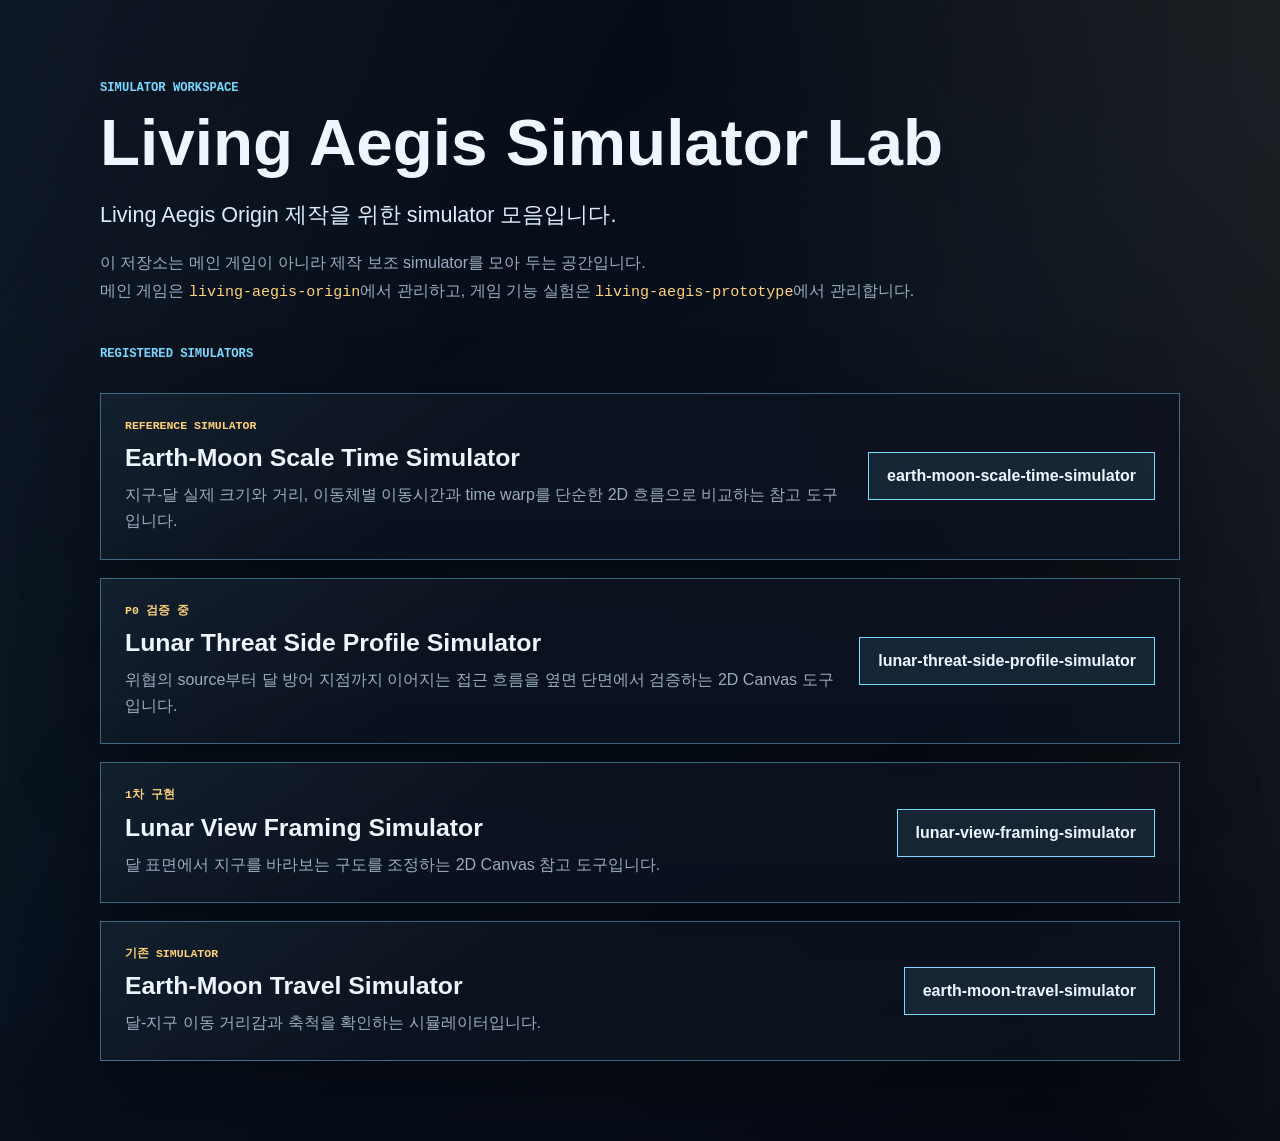
<file: index.html>
<!doctype html>
<html lang="en">
<head>
  <meta charset="utf-8">
  <meta name="viewport" content="width=device-width, initial-scale=1">
  <meta name="theme-color" content="#050812">
  <title>Living Aegis Simulator Lab</title>
  <link rel="stylesheet" href="./style.css">
</head>
<body>
  <main class="page-shell">
    <section class="intro" aria-labelledby="page-title">
      <p class="eyebrow">Simulator workspace</p>
      <h1 id="page-title">Living Aegis Simulator Lab</h1>
      <p class="lede">
        Living Aegis Origin 제작을 위한 simulator 모음입니다.
      </p>
      <p class="repo-note">
        이 저장소는 메인 게임이 아니라 제작 보조 simulator를 모아 두는 공간입니다.<br>
        메인 게임은 <code>living-aegis-origin</code>에서 관리하고, 게임 기능 실험은
        <code>living-aegis-prototype</code>에서 관리합니다.
      </p>
    </section>

    <section class="simulator-list" aria-label="Registered simulators">
      <div class="section-heading">
        <p class="eyebrow">Registered simulators</p>
      </div>

      <article class="simulator-card">
        <div>
          <p class="status-label">Reference simulator</p>
          <h3>Earth-Moon Scale Time Simulator</h3>
          <p>
            지구-달 실제 크기와 거리, 이동체별 이동시간과 time warp를 단순한 2D 흐름으로 비교하는 참고 도구입니다.
          </p>
        </div>
        <a class="launch-link" href="./earth-moon-scale-time-simulator/">
          earth-moon-scale-time-simulator
        </a>
      </article>

      <article class="simulator-card">
        <div>
          <p class="status-label">P0 검증 중</p>
          <h3>Lunar Threat Side Profile Simulator</h3>
          <p>
            위협의 source부터 달 방어 지점까지 이어지는 접근 흐름을 옆면 단면에서 검증하는 2D Canvas 도구입니다.
          </p>
        </div>
        <a class="launch-link" href="./lunar-threat-side-profile-simulator/">
          lunar-threat-side-profile-simulator
        </a>
      </article>

      <article class="simulator-card">
        <div>
          <p class="status-label">1차 구현</p>
          <h3>Lunar View Framing Simulator</h3>
          <p>
            달 표면에서 지구를 바라보는 구도를 조정하는 2D Canvas 참고 도구입니다.
          </p>
        </div>
        <a class="launch-link" href="./lunar-view-framing-simulator/">
          lunar-view-framing-simulator
        </a>
      </article>

      <article class="simulator-card">
        <div>
          <p class="status-label">기존 simulator</p>
          <h3>Earth-Moon Travel Simulator</h3>
          <p>
            달-지구 이동 거리감과 축척을 확인하는 시뮬레이터입니다.
          </p>
        </div>
        <a class="launch-link" href="./earth-moon-travel-simulator/">
          earth-moon-travel-simulator
        </a>
      </article>
    </section>
  </main>
</body>
</html>
</file>
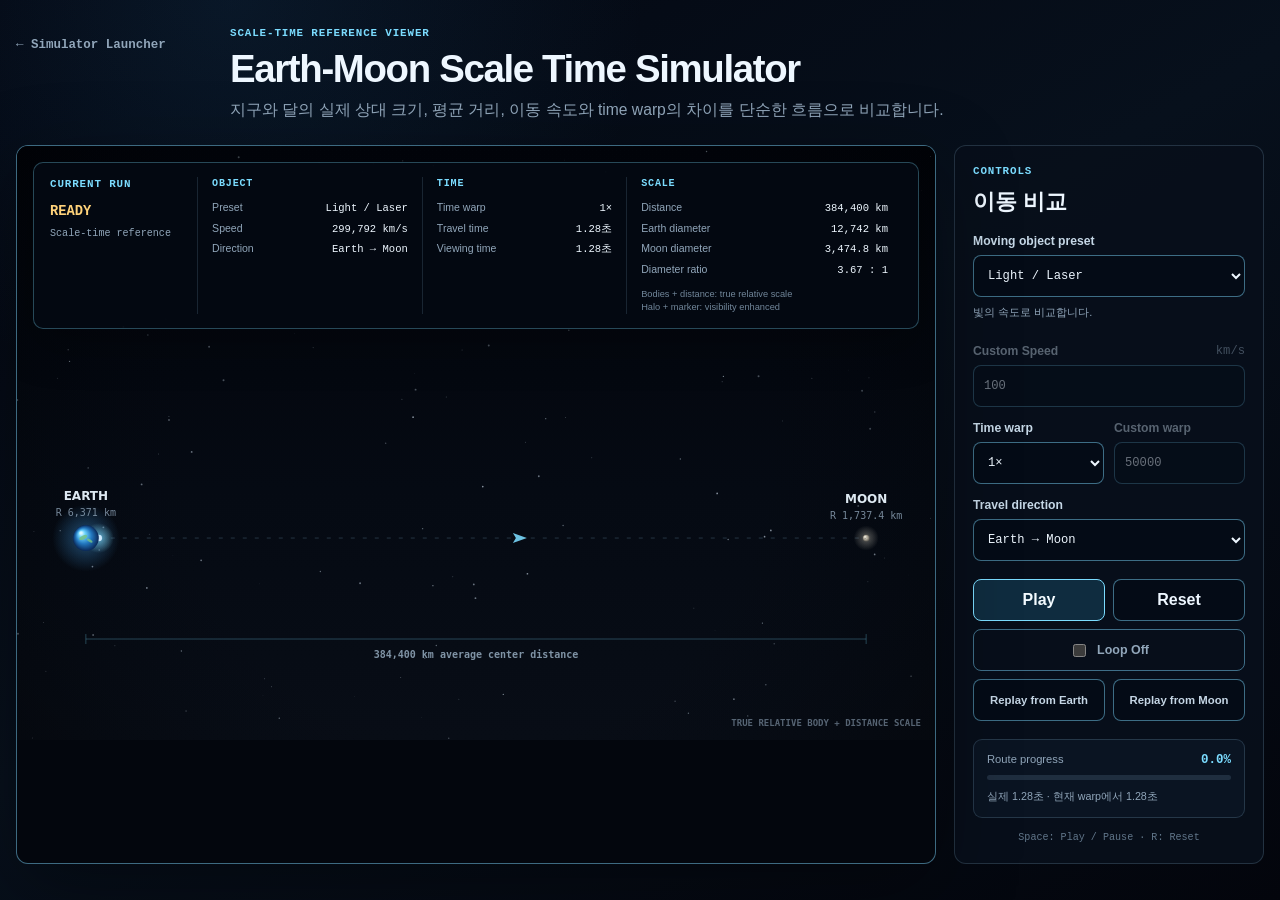
<file: earth-moon-scale-time-simulator/index.html>
<!doctype html>
<html lang="ko">
<head>
  <meta charset="utf-8">
  <meta name="viewport" content="width=device-width, initial-scale=1">
  <meta name="theme-color" content="#050812">
  <title>Earth-Moon Scale Time Simulator</title>
  <link rel="stylesheet" href="./style.css">
</head>
<body>
  <main class="app-shell">
    <header class="app-header">
      <a class="back-link" href="../index.html">← Simulator Launcher</a>
      <div class="title-group">
        <p class="eyebrow">Scale-time reference viewer</p>
        <h1>Earth-Moon Scale Time Simulator</h1>
        <p class="lede">지구와 달의 실제 상대 크기, 평균 거리, 이동 속도와 time warp의 차이를 단순한 흐름으로 비교합니다.</p>
      </div>
    </header>

    <section class="workspace" aria-label="Earth-Moon scale and time simulation">
      <div class="visual-panel">
        <canvas
          id="scale-canvas"
          width="1200"
          height="650"
          aria-label="실제 상대 축척으로 배치한 지구와 달 사이를 이동하는 물체의 2D 시각화"
        >지구-달 축척 시각화를 보려면 Canvas를 지원하는 브라우저가 필요합니다.</canvas>

        <section class="info-panel" aria-labelledby="info-title">
          <div class="run-summary">
            <p class="eyebrow" id="info-title">Current run</p>
            <strong class="run-state" id="run-state">Ready</strong>
            <span class="run-caption">Scale-time reference</span>
          </div>

          <div class="info-group">
            <p class="group-label">Object</p>
            <dl>
              <div><dt>Preset</dt><dd id="info-preset">Light / Laser</dd></div>
              <div><dt>Speed</dt><dd id="info-speed">299,792 km/s</dd></div>
              <div><dt>Direction</dt><dd id="info-direction">Earth → Moon</dd></div>
            </dl>
          </div>

          <div class="info-group">
            <p class="group-label">Time</p>
            <dl>
              <div><dt>Time warp</dt><dd id="info-warp">1×</dd></div>
              <div><dt>Travel time</dt><dd id="info-duration">1.28초</dd></div>
              <div><dt>Viewing time</dt><dd id="info-view-duration">1.28초</dd></div>
            </dl>
          </div>

          <div class="info-group scale-group">
            <p class="group-label">Scale</p>
            <dl>
              <div><dt>Distance</dt><dd>384,400 km</dd></div>
              <div><dt>Earth diameter</dt><dd>12,742 km</dd></div>
              <div><dt>Moon diameter</dt><dd>3,474.8 km</dd></div>
              <div><dt>Diameter ratio</dt><dd>3.67 : 1</dd></div>
            </dl>
            <p class="scale-note">Bodies + distance: true relative scale<br>Halo + marker: visibility enhanced</p>
          </div>
        </section>
      </div>

      <aside class="control-panel" aria-labelledby="controls-title">
        <div class="panel-heading">
          <p class="eyebrow">Controls</p>
          <h2 id="controls-title">이동 비교</h2>
        </div>

        <div class="control-group">
          <label for="preset-select">Moving object preset</label>
          <select id="preset-select">
            <option value="light">Light / Laser</option>
            <option value="near-light">Near-light Threat</option>
            <option value="fast-missile">Fast Missile</option>
            <option value="slow-projectile">Slow Projectile</option>
            <option value="crewed-spacecraft">Crewed Spacecraft</option>
            <option value="custom">Custom Speed</option>
          </select>
          <p class="control-hint" id="preset-note">빛의 속도로 비교합니다.</p>
        </div>

        <div class="control-group conditional-control" id="custom-speed-group" aria-disabled="true">
          <label for="custom-speed">Custom Speed <span>km/s</span></label>
          <input id="custom-speed" type="number" min="0.1" max="299792.458" step="0.1" value="100" disabled>
        </div>

        <div class="control-grid">
          <div class="control-group">
            <label for="warp-select">Time warp</label>
            <select id="warp-select">
              <option value="1">1×</option>
              <option value="10">10×</option>
              <option value="100">100×</option>
              <option value="1000">1,000×</option>
              <option value="10000">10,000×</option>
              <option value="custom">Custom</option>
            </select>
          </div>
          <div class="control-group conditional-control" id="custom-warp-group" aria-disabled="true">
            <label for="custom-warp">Custom warp</label>
            <input id="custom-warp" type="number" min="1" max="1000000" step="1" value="50000" disabled>
          </div>
        </div>

        <div class="control-group">
          <label for="direction-select">Travel direction</label>
          <select id="direction-select">
            <option value="earth-to-moon">Earth → Moon</option>
            <option value="moon-to-earth">Moon → Earth</option>
          </select>
        </div>

        <div class="transport-controls" aria-label="Playback controls">
          <button class="primary-button" id="play-button" type="button">Play</button>
          <button id="reset-button" type="button">Reset</button>
          <label class="loop-control" for="loop-toggle">
            <input id="loop-toggle" type="checkbox">
            <span id="loop-label">Loop Off</span>
          </label>
        </div>

        <div class="replay-controls" aria-label="Replay controls">
          <button id="replay-earth" type="button">Replay from Earth</button>
          <button id="replay-moon" type="button">Replay from Moon</button>
        </div>

        <div class="progress-block">
          <div class="progress-labels">
            <span>Route progress</span>
            <strong id="progress-label">0.0%</strong>
          </div>
          <div class="progress-track" role="progressbar" aria-label="Route progress" aria-valuemin="0" aria-valuemax="100" aria-valuenow="0" id="progress-track">
            <span id="progress-fill"></span>
          </div>
          <p id="view-time-summary">실제 1.28초 · 현재 warp에서 1.28초</p>
        </div>

        <p class="keyboard-note">Space: Play / Pause · R: Reset</p>
        <p class="sr-only" id="status-message" aria-live="polite">재생 준비</p>
      </aside>
    </section>
  </main>

  <script src="./script.js"></script>
</body>
</html>
</file>
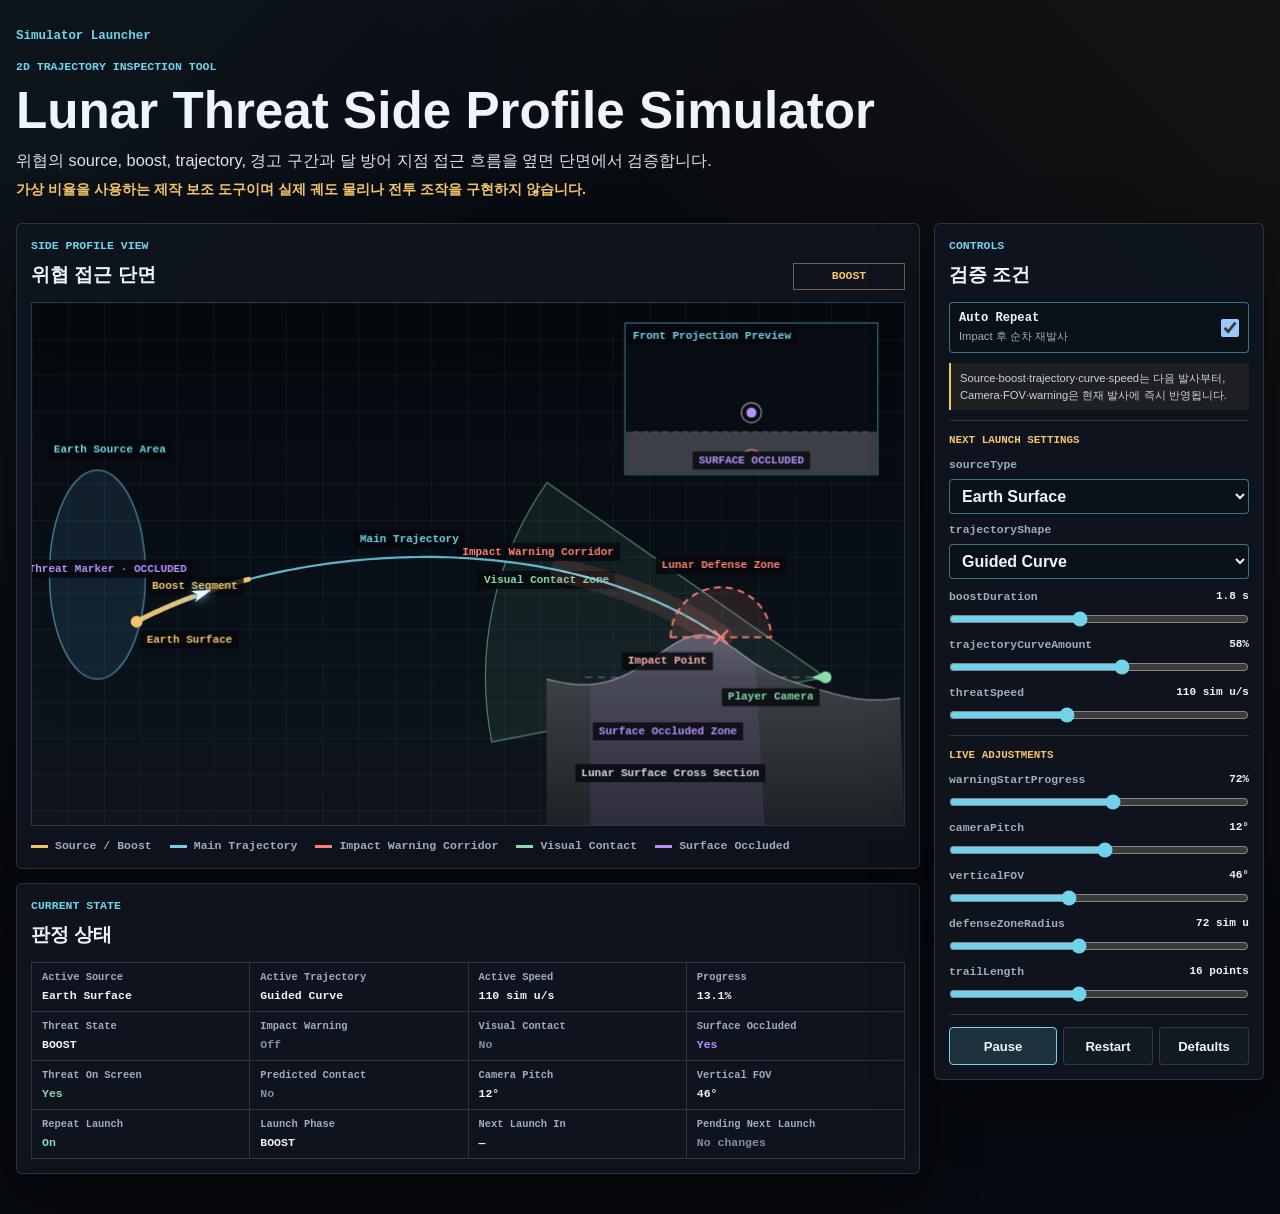
<file: lunar-threat-side-profile-simulator/index.html>
<!doctype html>
<html lang="ko">
<head>
  <meta charset="utf-8">
  <meta name="viewport" content="width=device-width, initial-scale=1">
  <meta name="theme-color" content="#070a10">
  <title>Lunar Threat Side Profile Simulator</title>
  <link rel="stylesheet" href="./style.css">
</head>
<body>
  <main class="app-shell">
    <header class="app-header">
      <a class="back-link" href="../index.html">Simulator Launcher</a>
      <div class="header-copy">
        <p class="eyebrow">2D trajectory inspection tool</p>
        <h1>Lunar Threat Side Profile Simulator</h1>
        <p class="lede">
          위협의 source, boost, trajectory, 경고 구간과 달 방어 지점 접근 흐름을 옆면 단면에서 검증합니다.
        </p>
        <p class="notice">
          가상 비율을 사용하는 제작 보조 도구이며 실제 궤도 물리나 전투 조작을 구현하지 않습니다.
        </p>
      </div>
    </header>

    <section class="workspace" aria-label="Lunar threat side profile workspace">
      <div class="visual-column">
        <section class="canvas-panel" aria-labelledby="diagram-title">
          <div class="panel-heading compact-heading">
            <div>
              <p class="eyebrow">Side profile view</p>
              <h2 id="diagram-title">위협 접근 단면</h2>
            </div>
            <span class="live-state" id="live-state">BOOST</span>
          </div>

          <canvas
            id="trajectory-canvas"
            width="1200"
            height="720"
            aria-label="지구 측 source에서 달 방어 지점까지 이어지는 위협 접근 단면과 정면 projection preview"
          ></canvas>

          <div class="visual-key" aria-label="Diagram legend">
            <span><i class="key-source"></i>Source / Boost</span>
            <span><i class="key-path"></i>Main Trajectory</span>
            <span><i class="key-warning"></i>Impact Warning Corridor</span>
            <span><i class="key-contact"></i>Visual Contact</span>
            <span><i class="key-occluded"></i>Surface Occluded</span>
          </div>
        </section>

        <section class="state-panel" aria-labelledby="state-title">
          <div class="panel-heading compact-heading">
            <div>
              <p class="eyebrow">Current state</p>
              <h2 id="state-title">판정 상태</h2>
            </div>
          </div>
          <dl class="state-grid">
            <div><dt>Active Source</dt><dd id="state-source">Earth Surface</dd></div>
            <div><dt>Active Trajectory</dt><dd id="state-shape">Guided Curve</dd></div>
            <div><dt>Active Speed</dt><dd id="state-speed">110 sim u/s</dd></div>
            <div><dt>Progress</dt><dd id="state-progress">0.0%</dd></div>
            <div><dt>Threat State</dt><dd id="state-threat">BOOST</dd></div>
            <div><dt>Impact Warning</dt><dd id="state-warning" data-tone="off">Off</dd></div>
            <div><dt>Visual Contact</dt><dd id="state-contact" data-tone="off">No</dd></div>
            <div><dt>Surface Occluded</dt><dd id="state-occluded" data-tone="off">No</dd></div>
            <div><dt>Threat On Screen</dt><dd id="state-screen" data-tone="off">No</dd></div>
            <div><dt>Predicted Contact</dt><dd id="state-predicted" data-tone="off">No</dd></div>
            <div><dt>Camera Pitch</dt><dd id="state-pitch">12°</dd></div>
            <div><dt>Vertical FOV</dt><dd id="state-fov">46°</dd></div>
            <div><dt>Repeat Launch</dt><dd id="state-repeat" data-tone="on">On</dd></div>
            <div><dt>Launch Phase</dt><dd id="state-phase">Boost</dd></div>
            <div><dt>Next Launch In</dt><dd id="state-next-launch">—</dd></div>
            <div><dt>Pending Next Launch</dt><dd id="state-pending" data-tone="off">No changes</dd></div>
          </dl>
        </section>
      </div>

      <aside class="control-panel" aria-labelledby="controls-title">
        <div class="panel-heading">
          <p class="eyebrow">Controls</p>
          <h2 id="controls-title">검증 조건</h2>
        </div>

        <label class="toggle-control" for="repeat-launch">
          <span>
            <strong>Auto Repeat</strong>
            <small>Impact 후 순차 재발사</small>
          </span>
          <input id="repeat-launch" type="checkbox" checked>
        </label>

        <p class="application-note">
          Source·boost·trajectory·curve·speed는 다음 발사부터, Camera·FOV·warning은 현재 발사에 즉시 반영됩니다.
        </p>

        <div class="control-section next-launch-section">
          <p class="control-group-label">Next launch settings</p>

          <div class="select-grid">
            <label class="select-control next-launch-control" for="source-type">
              <span>sourceType</span>
              <select id="source-type">
                <option value="earth">Earth Surface</option>
                <option value="orbital">Orbital</option>
                <option value="test">Test Source</option>
              </select>
            </label>

            <label class="select-control next-launch-control" for="trajectory-shape">
              <span>trajectoryShape</span>
              <select id="trajectory-shape">
                <option value="straight">Straight</option>
                <option value="arc">Arc</option>
                <option value="guided" selected>Guided Curve</option>
              </select>
            </label>
          </div>

          <label class="range-control next-launch-control" for="boost-duration">
            <span>boostDuration</span><output id="boost-duration-value">1.8 s</output>
            <input id="boost-duration" type="range" min="0.5" max="3.5" step="0.1" value="1.8">
          </label>

          <label class="range-control next-launch-control" for="curve-amount">
            <span>trajectoryCurveAmount</span><output id="curve-amount-value">58%</output>
            <input id="curve-amount" type="range" min="0" max="100" step="1" value="58">
          </label>

          <label class="range-control next-launch-control" for="threat-speed">
            <span>threatSpeed</span><output id="threat-speed-value">110 sim u/s</output>
            <input id="threat-speed" type="range" min="40" max="220" step="5" value="110">
          </label>
        </div>

        <div class="control-section live-section">
          <p class="control-group-label">Live adjustments</p>

          <label class="range-control" for="warning-progress">
            <span>warningStartProgress</span><output id="warning-progress-value">72%</output>
            <input id="warning-progress" type="range" min="50" max="90" step="1" value="72">
          </label>

          <label class="range-control" for="camera-pitch">
            <span>cameraPitch</span><output id="camera-pitch-value">12°</output>
            <input id="camera-pitch" type="range" min="-12" max="34" step="1" value="12">
          </label>

          <label class="range-control" for="vertical-fov">
            <span>verticalFOV</span><output id="vertical-fov-value">46°</output>
            <input id="vertical-fov" type="range" min="24" max="80" step="2" value="46">
          </label>

          <label class="range-control" for="defense-radius">
            <span>defenseZoneRadius</span><output id="defense-radius-value">72 sim u</output>
            <input id="defense-radius" type="range" min="36" max="120" step="2" value="72">
          </label>

          <label class="range-control" for="trail-length">
            <span>trailLength</span><output id="trail-length-value">16 points</output>
            <input id="trail-length" type="range" min="4" max="32" step="1" value="16">
          </label>
        </div>

        <div class="actions">
          <button class="primary-button" id="play-toggle" type="button">Pause</button>
          <button class="secondary-button" id="restart-button" type="button">Restart</button>
          <button class="secondary-button" id="defaults-button" type="button">Defaults</button>
        </div>
      </aside>
    </section>
  </main>

  <script src="./script.js"></script>
</body>
</html>
</file>
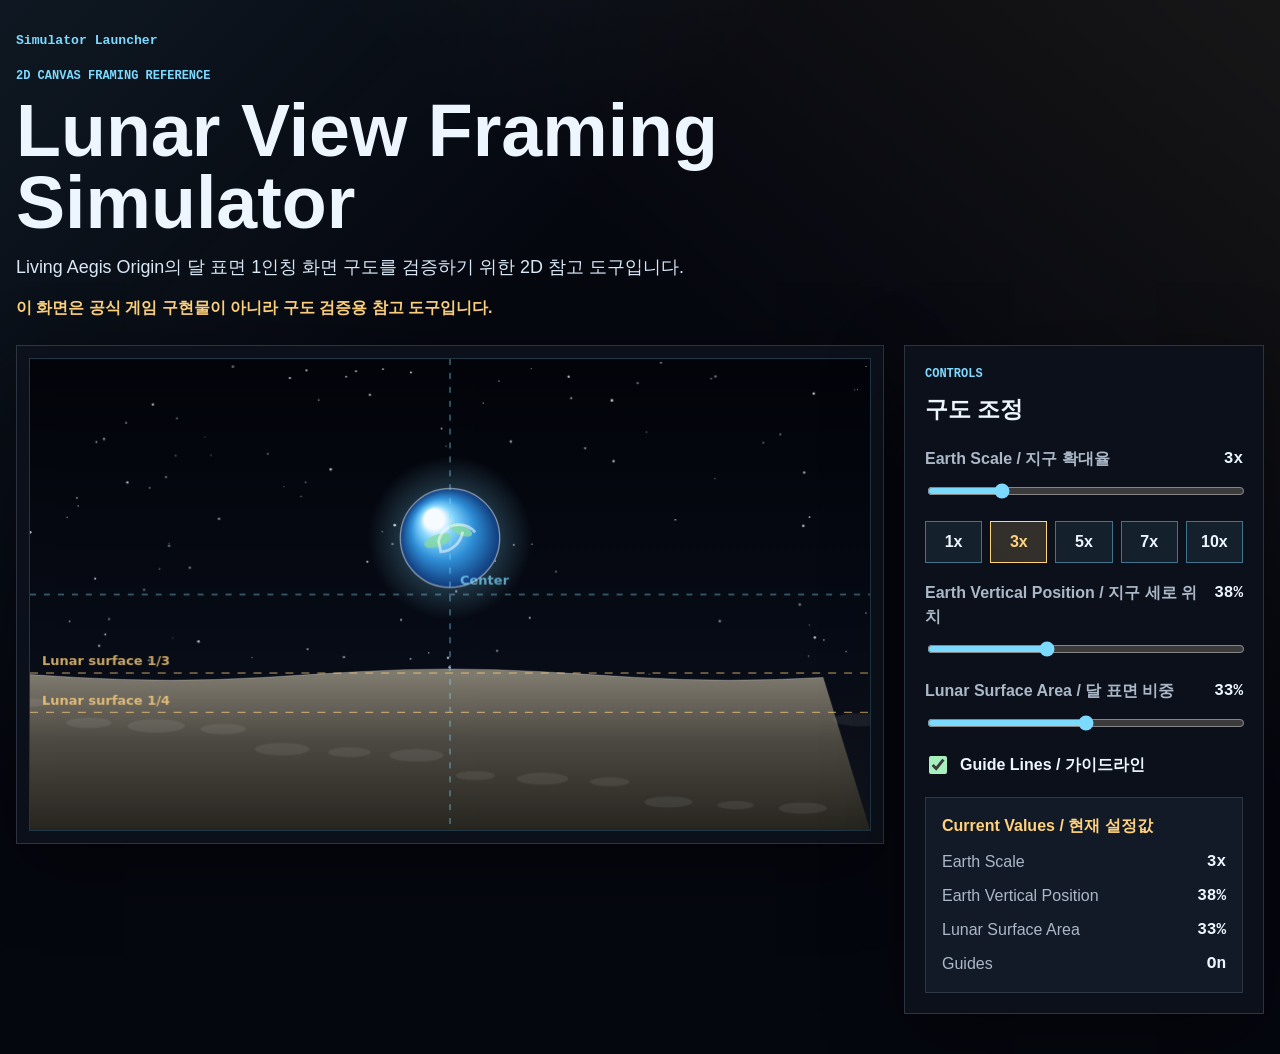
<file: lunar-view-framing-simulator/index.html>
<!doctype html>
<html lang="ko">
<head>
  <meta charset="utf-8">
  <meta name="viewport" content="width=device-width, initial-scale=1">
  <meta name="theme-color" content="#05070f">
  <title>Lunar View Framing Simulator</title>
  <link rel="stylesheet" href="./style.css">
</head>
<body>
  <main class="app-shell">
    <header class="app-header">
      <a class="back-link" href="../index.html">Simulator Launcher</a>
      <div>
        <p class="eyebrow">2D canvas framing reference</p>
        <h1>Lunar View Framing Simulator</h1>
        <p class="lede">
          Living Aegis Origin의 달 표면 1인칭 화면 구도를 검증하기 위한 2D 참고 도구입니다.
        </p>
        <p class="notice">
          이 화면은 공식 게임 구현물이 아니라 구도 검증용 참고 도구입니다.
        </p>
      </div>
    </header>

    <section class="workspace" aria-label="Lunar view framing controls">
      <div class="canvas-panel">
        <canvas id="framing-canvas" width="960" height="540" aria-label="달 표면에서 지구를 바라보는 2D 구도 미리보기"></canvas>
      </div>

      <aside class="control-panel" aria-labelledby="controls-title">
        <div class="panel-heading">
          <p class="eyebrow">Controls</p>
          <h2 id="controls-title">구도 조정</h2>
        </div>

        <label class="control-row" for="earth-scale">
          <span>Earth Scale / 지구 확대율</span>
          <strong id="earth-scale-value">3x</strong>
          <input id="earth-scale" type="range" min="1" max="10" step="0.1" value="3">
        </label>

        <div class="preset-group" aria-label="Earth scale presets">
          <button class="preset-button" type="button" data-scale="1">1x</button>
          <button class="preset-button active" type="button" data-scale="3">3x</button>
          <button class="preset-button" type="button" data-scale="5">5x</button>
          <button class="preset-button" type="button" data-scale="7">7x</button>
          <button class="preset-button" type="button" data-scale="10">10x</button>
        </div>

        <label class="control-row" for="earth-y">
          <span>Earth Vertical Position / 지구 세로 위치</span>
          <strong id="earth-y-value">38%</strong>
          <input id="earth-y" type="range" min="18" max="72" step="1" value="38">
        </label>

        <label class="control-row" for="surface-height">
          <span>Lunar Surface Area / 달 표면 비중</span>
          <strong id="surface-height-value">33%</strong>
          <input id="surface-height" type="range" min="18" max="48" step="1" value="33">
        </label>

        <label class="toggle-row" for="guides-toggle">
          <input id="guides-toggle" type="checkbox" checked>
          <span>Guide Lines / 가이드라인</span>
        </label>

        <section class="readout" aria-labelledby="readout-title">
          <h3 id="readout-title">Current Values / 현재 설정값</h3>
          <dl>
            <div>
              <dt>Earth Scale</dt>
              <dd id="readout-scale">3x</dd>
            </div>
            <div>
              <dt>Earth Vertical Position</dt>
              <dd id="readout-earth-y">38%</dd>
            </div>
            <div>
              <dt>Lunar Surface Area</dt>
              <dd id="readout-surface">33%</dd>
            </div>
            <div>
              <dt>Guides</dt>
              <dd id="readout-guides">On</dd>
            </div>
          </dl>
        </section>
      </aside>
    </section>
  </main>

  <script src="./script.js"></script>
</body>
</html>
</file>
<file: style.css>
:root {
  color-scheme: dark;
  --bg: #050812;
  --panel: rgba(12, 18, 31, 0.86);
  --line: rgba(171, 211, 255, 0.18);
  --line-bright: rgba(119, 211, 255, 0.44);
  --text: #eef6ff;
  --muted: #9aacc1;
  --cyan: #79d8ff;
  --amber: #ffd27a;
  --shadow: rgba(0, 0, 0, 0.36);
  --sans: -apple-system, BlinkMacSystemFont, "Segoe UI", Roboto, Arial, sans-serif;
  --mono: "SFMono-Regular", Consolas, "Liberation Mono", Menlo, monospace;
}

* {
  box-sizing: border-box;
}

html {
  min-height: 100%;
  background: var(--bg);
}

body {
  min-height: 100vh;
  margin: 0;
  color: var(--text);
  font-family: var(--sans);
  letter-spacing: 0;
  background:
    linear-gradient(120deg, rgba(121, 216, 255, 0.08), transparent 34%),
    linear-gradient(250deg, rgba(255, 210, 122, 0.08), transparent 38%),
    linear-gradient(145deg, #050812 0%, #08111d 48%, #050812 100%);
}

body::before {
  position: fixed;
  inset: 0;
  z-index: -1;
  pointer-events: none;
  content: "";
  background-image:
    radial-gradient(circle, rgba(238, 246, 255, 0.38) 0 1px, transparent 1px),
    linear-gradient(90deg, rgba(121, 216, 255, 0.06) 1px, transparent 1px),
    linear-gradient(180deg, rgba(121, 216, 255, 0.05) 1px, transparent 1px);
  background-position:
    0 0,
    center,
    center;
  background-size:
    82px 82px,
    72px 72px,
    72px 72px;
  opacity: 0.35;
}

a {
  color: inherit;
}

code {
  font-family: var(--mono);
  font-size: 0.94em;
  color: var(--amber);
}

.page-shell {
  width: min(1080px, calc(100% - 32px));
  min-height: 100vh;
  margin: 0 auto;
  padding: 72px 0;
  display: grid;
  align-content: center;
  gap: 40px;
}

.intro {
  padding: 8px 0 0;
}

.eyebrow {
  margin: 0 0 12px;
  color: var(--cyan);
  font: 700 0.76rem/1.4 var(--mono);
  letter-spacing: 0;
  text-transform: uppercase;
}

h1,
h2,
h3,
p {
  margin-top: 0;
}

h1 {
  max-width: none;
  margin-bottom: 20px;
  font-size: 4.1rem;
  line-height: 1.05;
  letter-spacing: 0;
  white-space: nowrap;
}

.lede {
  max-width: 620px;
  margin-bottom: 18px;
  color: #dcecff;
  font-size: 1.35rem;
  line-height: 1.55;
}

.repo-note {
  max-width: 100%;
  margin-bottom: 0;
  color: var(--muted);
  font-size: 1rem;
  line-height: 1.75;
}

.simulator-list {
  padding: 0 0 8px;
}

.section-heading {
  display: flex;
  align-items: end;
  justify-content: space-between;
  gap: 18px;
  margin-bottom: 18px;
}

.section-heading h2 {
  margin-bottom: 0;
  font-size: 1.85rem;
  letter-spacing: 0;
}

.simulator-card {
  display: grid;
  grid-template-columns: minmax(0, 1fr) auto;
  gap: 24px;
  align-items: center;
  padding: 24px;
  border: 1px solid var(--line-bright);
  background: linear-gradient(145deg, rgba(121, 216, 255, 0.07), transparent 38%), var(--panel);
  box-shadow: 0 28px 80px var(--shadow);
}

.simulator-card + .simulator-card {
  margin-top: 18px;
}

.status-label {
  margin-bottom: 10px;
  color: var(--amber);
  font: 700 0.72rem/1.4 var(--mono);
  letter-spacing: 0;
  text-transform: uppercase;
}

.simulator-card h3 {
  margin-bottom: 10px;
  font-size: 1.55rem;
  letter-spacing: 0;
}

.simulator-card p:last-child {
  margin-bottom: 0;
  color: var(--muted);
  line-height: 1.65;
}

.launch-link {
  display: inline-flex;
  min-height: 48px;
  align-items: center;
  justify-content: center;
  padding: 0 18px;
  border: 1px solid var(--cyan);
  background: rgba(121, 216, 255, 0.1);
  color: var(--text);
  font-weight: 700;
  line-height: 1.25;
  text-align: center;
  text-decoration: none;
}

.launch-link:hover,
.launch-link:focus-visible {
  background: rgba(121, 216, 255, 0.18);
  box-shadow: 0 0 0 3px rgba(121, 216, 255, 0.18);
  outline: none;
}

@media (max-width: 760px) {
  .page-shell {
    width: min(100% - 24px, 1080px);
    padding: 28px 0;
    gap: 24px;
  }

  h1 {
    font-size: 2.3rem;
  }

  .lede {
    font-size: 1.12rem;
  }

  .section-heading,
  .simulator-card {
    display: block;
  }

  .section-heading h2 {
    font-size: 1.45rem;
  }

  .simulator-card {
    padding: 18px;
  }

  .simulator-card h3 {
    font-size: 1.28rem;
  }

  .launch-link {
    width: 100%;
    margin-top: 18px;
  }
}

@media (max-width: 420px) {
  h1 {
    font-size: 1.3rem;
    line-height: 1.18;
  }
}
</file>
<file: earth-moon-scale-time-simulator/style.css>
:root {
  color-scheme: dark;
  --bg: #030610;
  --panel: rgba(8, 15, 27, 0.94);
  --panel-soft: rgba(12, 22, 37, 0.82);
  --line: rgba(145, 192, 226, 0.2);
  --line-bright: rgba(123, 215, 255, 0.48);
  --text: #eef7ff;
  --muted: #91a6ba;
  --cyan: #7bdcff;
  --cyan-strong: #38c9ff;
  --amber: #ffd27a;
  --sans: -apple-system, BlinkMacSystemFont, "Segoe UI", Roboto, Arial, sans-serif;
  --mono: "SFMono-Regular", Consolas, "Liberation Mono", Menlo, monospace;
}

* {
  box-sizing: border-box;
}

[hidden] {
  display: none !important;
}

html {
  min-height: 100%;
  background: var(--bg);
}

body {
  min-height: 100vh;
  margin: 0;
  color: var(--text);
  font-family: var(--sans);
  background:
    radial-gradient(circle at 18% 0%, rgba(37, 105, 154, 0.16), transparent 30%),
    linear-gradient(150deg, #030610 0%, #07101c 48%, #03050c 100%);
}

button,
select,
input {
  font: inherit;
}

button,
select,
input[type="number"] {
  border: 1px solid var(--line-bright);
  border-radius: 8px;
  background: rgba(5, 12, 22, 0.96);
  color: var(--text);
}

button {
  min-height: 42px;
  padding: 0 14px;
  cursor: pointer;
  font-weight: 700;
}

button:hover,
button:focus-visible,
select:focus-visible,
input:focus-visible {
  border-color: var(--cyan);
  box-shadow: 0 0 0 3px rgba(123, 220, 255, 0.14);
  outline: none;
}

.app-shell {
  width: min(1540px, calc(100% - 32px));
  margin: 0 auto;
  padding: 26px 0 32px;
}

.app-header {
  display: grid;
  grid-template-columns: 190px minmax(0, 1fr);
  gap: 24px;
  align-items: start;
  margin-bottom: 22px;
}

.back-link {
  display: inline-flex;
  min-height: 38px;
  align-items: center;
  color: var(--muted);
  font: 700 0.78rem/1.3 var(--mono);
  text-decoration: none;
}

.back-link:hover,
.back-link:focus-visible {
  color: var(--cyan);
  outline: none;
}

.eyebrow {
  margin: 0 0 8px;
  color: var(--cyan);
  font: 700 0.68rem/1.35 var(--mono);
  letter-spacing: 0.08em;
  text-transform: uppercase;
}

h1,
h2,
p {
  margin-top: 0;
}

h1 {
  margin-bottom: 8px;
  font-size: clamp(1.8rem, 3vw, 3.1rem);
  line-height: 1.05;
  letter-spacing: -0.035em;
}

.lede {
  max-width: 880px;
  margin-bottom: 0;
  color: var(--muted);
  font-size: 0.98rem;
  line-height: 1.65;
}

.workspace {
  display: grid;
  grid-template-columns: minmax(0, 1fr) 310px;
  gap: 18px;
  align-items: stretch;
}

.visual-panel {
  position: relative;
  min-width: 0;
  overflow: hidden;
  border: 1px solid var(--line-bright);
  border-radius: 12px;
  background: #03060d;
  box-shadow: 0 24px 80px rgba(0, 0, 0, 0.34);
}

#scale-canvas {
  display: block;
  width: 100%;
  height: clamp(480px, 66vh, 720px);
}

.info-panel {
  position: absolute;
  top: 16px;
  left: 16px;
  right: 16px;
  display: grid;
  grid-template-columns: minmax(112px, 0.72fr) minmax(170px, 1.1fr) minmax(156px, 1fr) minmax(205px, 1.35fr);
  padding: 14px 16px;
  border: 1px solid rgba(123, 220, 255, 0.3);
  border-radius: 10px;
  background: rgba(4, 10, 19, 0.88);
  box-shadow: 0 16px 44px rgba(0, 0, 0, 0.26);
  backdrop-filter: blur(10px);
}

.run-summary,
.info-group {
  min-width: 0;
  padding: 0 14px;
}

.run-summary {
  padding-left: 0;
}

.run-summary .eyebrow {
  margin-bottom: 12px;
}

.run-state {
  display: block;
  color: var(--amber);
  font: 700 0.86rem/1.2 var(--mono);
  text-transform: uppercase;
}

.run-caption {
  display: block;
  margin-top: 7px;
  color: var(--muted);
  font: 500 0.63rem/1.35 var(--mono);
}

.info-group {
  border-left: 1px solid rgba(145, 192, 226, 0.16);
}

.group-label {
  margin: 0 0 8px;
  color: var(--cyan);
  font: 700 0.63rem/1.3 var(--mono);
  letter-spacing: 0.08em;
  text-transform: uppercase;
}

.info-group dl {
  margin: 0;
}

.info-group dl div {
  display: flex;
  gap: 10px;
  align-items: baseline;
  justify-content: space-between;
  padding: 3px 0;
}

.info-group dt,
.info-group dd {
  margin: 0;
  font-size: 0.66rem;
  line-height: 1.3;
}

.info-group dt {
  flex: 0 1 auto;
  color: var(--muted);
}

.info-group dd {
  flex: 0 1 auto;
  overflow-wrap: anywhere;
  color: var(--text);
  font-family: var(--mono);
  text-align: right;
}

.scale-note {
  margin: 7px 0 0;
  color: #71869a;
  font-size: 0.58rem;
  line-height: 1.4;
}

.control-panel {
  min-width: 0;
  padding: 18px;
  border: 1px solid var(--line);
  border-radius: 12px;
  background: var(--panel);
}

.panel-heading {
  margin-bottom: 18px;
}

.panel-heading h2 {
  margin-bottom: 0;
  font-size: 1.35rem;
}

.control-group {
  margin-bottom: 14px;
}

.control-group label {
  display: flex;
  justify-content: space-between;
  gap: 8px;
  margin-bottom: 7px;
  color: #c6d8e7;
  font-size: 0.76rem;
  font-weight: 700;
}

.control-group label span {
  color: var(--muted);
  font-family: var(--mono);
  font-weight: 500;
}

select,
input[type="number"] {
  width: 100%;
  min-height: 42px;
  padding: 0 10px;
  font-family: var(--mono);
  font-size: 0.76rem;
}

.control-hint {
  min-height: 2.4em;
  margin: 7px 0 0;
  color: var(--muted);
  font-size: 0.69rem;
  line-height: 1.45;
}

.control-grid {
  display: grid;
  grid-template-columns: 1fr 1fr;
  gap: 10px;
}

.conditional-control[aria-disabled="true"] {
  opacity: 0.42;
}

.transport-controls {
  display: grid;
  grid-template-columns: 1fr 1fr;
  gap: 8px;
  margin-top: 18px;
}

.primary-button {
  border-color: var(--cyan);
  background: rgba(56, 201, 255, 0.16);
  color: #f3fbff;
}

.loop-control {
  grid-column: 1 / -1;
  display: flex;
  min-height: 42px;
  align-items: center;
  justify-content: center;
  gap: 8px;
  border: 1px solid var(--line-bright);
  border-radius: 8px;
  color: var(--muted);
  cursor: pointer;
  font-size: 0.78rem;
  font-weight: 700;
}

.loop-control:has(input:checked) {
  border-color: var(--amber);
  color: var(--amber);
  background: rgba(255, 210, 122, 0.07);
}

.loop-control input {
  accent-color: var(--amber);
}

.replay-controls {
  display: grid;
  grid-template-columns: 1fr 1fr;
  gap: 8px;
  margin-top: 8px;
}

.replay-controls button {
  padding: 6px 8px;
  color: #c5d6e5;
  font-size: 0.71rem;
  line-height: 1.25;
}

.progress-block {
  margin-top: 18px;
  padding: 13px;
  border: 1px solid var(--line);
  border-radius: 9px;
  background: var(--panel-soft);
}

.progress-labels {
  display: flex;
  align-items: baseline;
  justify-content: space-between;
  gap: 12px;
  margin-bottom: 8px;
  color: var(--muted);
  font-size: 0.7rem;
}

.progress-labels strong {
  color: var(--cyan);
  font: 700 0.78rem/1 var(--mono);
}

.progress-track {
  height: 5px;
  overflow: hidden;
  border-radius: 999px;
  background: rgba(145, 192, 226, 0.15);
}

.progress-track span {
  display: block;
  width: 0;
  height: 100%;
  border-radius: inherit;
  background: linear-gradient(90deg, var(--cyan-strong), #bdedff);
}

.progress-block p {
  margin: 9px 0 0;
  color: var(--muted);
  font-size: 0.67rem;
  line-height: 1.45;
}

.keyboard-note {
  margin: 12px 0 0;
  color: #61768a;
  font: 500 0.63rem/1.5 var(--mono);
  text-align: center;
}

.sr-only {
  position: absolute;
  width: 1px;
  height: 1px;
  padding: 0;
  margin: -1px;
  overflow: hidden;
  clip: rect(0, 0, 0, 0);
  white-space: nowrap;
  border: 0;
}

@media (max-width: 1100px) {
  .workspace {
    grid-template-columns: 1fr;
  }

  .info-panel {
    grid-template-columns: minmax(92px, 0.7fr) minmax(136px, 1.05fr) minmax(126px, 1fr) minmax(168px, 1.3fr);
    padding-right: 10px;
    padding-left: 10px;
  }

  .run-summary,
  .info-group {
    padding-right: 9px;
    padding-left: 9px;
  }

  .run-summary {
    padding-left: 0;
  }

  .info-group dt,
  .info-group dd {
    font-size: 0.59rem;
  }

  .control-panel {
    display: grid;
    grid-template-columns: 1fr 1fr;
    gap: 0 16px;
  }

  .panel-heading,
  .transport-controls,
  .replay-controls,
  .progress-block,
  .keyboard-note {
    grid-column: 1 / -1;
  }
}

@media (max-width: 860px) {
  .app-header {
    display: block;
  }

  .back-link {
    margin-bottom: 14px;
  }

  #scale-canvas {
    height: 470px;
  }
}

@media (max-width: 600px) {
  .app-shell {
    width: min(100% - 20px, 1540px);
    padding-top: 16px;
  }

  h1 {
    font-size: 1.7rem;
  }

  #scale-canvas {
    height: 400px;
  }

  .info-panel {
    position: static;
    grid-template-columns: 1fr 1fr;
    width: auto;
    margin: 0 10px 10px;
    padding: 10px;
  }

  .run-summary,
  .info-group {
    padding: 10px;
  }

  .run-summary {
    border-bottom: 1px solid rgba(145, 192, 226, 0.16);
  }

  .info-group {
    border-top: 1px solid rgba(145, 192, 226, 0.16);
  }

  .info-group dt,
  .info-group dd {
    font-size: 0.62rem;
  }

  .control-panel {
    display: block;
    padding: 15px;
  }
}

@media (prefers-reduced-motion: reduce) {
  *,
  *::before,
  *::after {
    scroll-behavior: auto !important;
  }
}
</file>
<file: lunar-threat-side-profile-simulator/style.css>
:root {
  color-scheme: dark;
  --bg: #070a10;
  --panel: #0f151e;
  --panel-strong: #151d28;
  --line: rgba(207, 222, 238, 0.16);
  --line-bright: rgba(113, 211, 235, 0.5);
  --text: #edf4fa;
  --muted: #9caebe;
  --cyan: #71d3eb;
  --amber: #f4c46c;
  --coral: #ff8174;
  --green: #8addad;
  --shadow: rgba(0, 0, 0, 0.4);
  --sans: "Aptos", "Segoe UI", "Apple SD Gothic Neo", "Noto Sans KR", -apple-system, BlinkMacSystemFont, Roboto, Arial, sans-serif;
  --mono: "SFMono-Regular", Consolas, "Liberation Mono", Menlo, monospace;
}

* {
  box-sizing: border-box;
}

html {
  min-height: 100%;
  background: var(--bg);
}

body {
  min-height: 100vh;
  margin: 0;
  color: var(--text);
  font-family: var(--sans);
  line-height: 1.5;
  letter-spacing: 0;
  background:
    linear-gradient(135deg, rgba(113, 211, 235, 0.06), transparent 34%),
    linear-gradient(225deg, rgba(244, 196, 108, 0.05), transparent 38%),
    var(--bg);
  -webkit-font-smoothing: antialiased;
}

button,
input,
select {
  font: inherit;
}

button,
select,
input[type="range"] {
  accent-color: var(--cyan);
}

a {
  color: inherit;
}

.app-shell {
  width: min(1500px, calc(100% - 32px));
  margin: 0 auto;
  padding: 28px 0 40px;
}

.app-header {
  display: grid;
  gap: 14px;
  margin-bottom: 22px;
}

.back-link {
  width: fit-content;
  color: var(--cyan);
  font: 700 0.78rem/1.4 var(--mono);
  text-decoration: none;
}

.back-link:hover,
.back-link:focus-visible {
  text-decoration: underline;
  outline: none;
}

.header-copy {
  max-width: 980px;
}

.eyebrow {
  margin: 0 0 7px;
  color: var(--cyan);
  font: 700 0.72rem/1.4 var(--mono);
  text-transform: uppercase;
  letter-spacing: 0;
}

h1,
h2,
p {
  margin-top: 0;
}

h1 {
  margin-bottom: 10px;
  font-size: clamp(2rem, 4vw, 3.4rem);
  line-height: 1.08;
  letter-spacing: 0;
}

h2 {
  margin: 0;
  font-size: 1.2rem;
  letter-spacing: 0;
}

.lede {
  margin-bottom: 7px;
  color: #d8e4ed;
  font-size: 1.02rem;
}

.notice {
  margin-bottom: 0;
  color: var(--amber);
  font-size: 0.9rem;
  font-weight: 700;
}

.workspace {
  display: grid;
  grid-template-columns: minmax(0, 1fr) minmax(286px, 330px);
  gap: 14px;
  align-items: start;
}

.visual-column {
  display: grid;
  gap: 14px;
  min-width: 0;
}

.canvas-panel,
.state-panel,
.control-panel {
  border: 1px solid var(--line);
  border-radius: 6px;
  background: rgba(15, 21, 30, 0.94);
  box-shadow: 0 20px 60px var(--shadow);
}

.canvas-panel,
.state-panel {
  padding: 14px;
}

.control-panel {
  position: sticky;
  top: 16px;
  padding: 14px;
}

.panel-heading {
  margin-bottom: 12px;
}

.compact-heading {
  display: flex;
  justify-content: space-between;
  gap: 16px;
  align-items: end;
  margin-bottom: 12px;
}

.live-state {
  min-width: 112px;
  padding: 5px 8px;
  border: 1px solid rgba(244, 196, 108, 0.45);
  color: var(--amber);
  font: 800 0.72rem/1.3 var(--mono);
  text-align: center;
}

canvas {
  display: block;
  width: 100%;
  aspect-ratio: 5 / 3;
  border: 1px solid rgba(113, 211, 235, 0.25);
  background: #05080d;
}

.visual-key {
  display: flex;
  flex-wrap: wrap;
  gap: 8px 18px;
  margin-top: 12px;
  color: var(--muted);
  font: 650 0.72rem/1.4 var(--mono);
}

.visual-key span {
  display: inline-flex;
  gap: 7px;
  align-items: center;
}

.visual-key i {
  width: 17px;
  height: 3px;
  background: currentColor;
}

.key-source { color: var(--amber); }
.key-path { color: var(--cyan); }
.key-warning { color: var(--coral); }
.key-contact { color: var(--green); }
.key-occluded { color: #b692ff; }

.state-grid {
  display: grid;
  grid-template-columns: repeat(4, minmax(120px, 1fr));
  gap: 0;
  margin: 0;
  border-top: 1px solid var(--line);
  border-left: 1px solid var(--line);
}

.state-grid div {
  min-width: 0;
  padding: 8px 10px;
  border-right: 1px solid var(--line);
  border-bottom: 1px solid var(--line);
}

.state-grid dt {
  margin-bottom: 3px;
  color: var(--muted);
  font: 650 0.65rem/1.3 var(--mono);
}

.state-grid dd {
  overflow-wrap: anywhere;
  margin: 0;
  color: var(--text);
  font: 800 0.72rem/1.35 var(--mono);
}

.state-grid dd[data-tone="on"] { color: var(--green); }
.state-grid dd[data-tone="warning"] { color: var(--coral); }
.state-grid dd[data-tone="occluded"] { color: #b692ff; }
.state-grid dd[data-tone="off"] { color: #80909f; }

.select-grid {
  display: grid;
  gap: 8px;
  margin: 0;
}

.select-control,
.range-control {
  color: var(--muted);
  font-weight: 700;
}

.select-control {
  display: grid;
  gap: 5px;
}

.select-control span,
.range-control span {
  font-family: var(--mono);
  font-size: 0.71rem;
}

select {
  width: 100%;
  min-height: 35px;
  padding: 5px 8px;
  border: 1px solid var(--line-bright);
  border-radius: 4px;
  background: #0a1119;
  color: var(--text);
}

.control-section {
  display: grid;
  gap: 10px;
  padding: 12px 0;
  border-top: 1px solid var(--line);
}

.control-group-label {
  margin: 0;
  color: var(--amber);
  font: 800 0.68rem/1.3 var(--mono);
  text-transform: uppercase;
}

.toggle-control {
  display: flex;
  align-items: center;
  justify-content: space-between;
  gap: 12px;
  margin-bottom: 10px;
  padding: 8px 9px;
  border: 1px solid var(--line-bright);
  border-radius: 4px;
  background: #0a1119;
}

.toggle-control span {
  display: grid;
  gap: 1px;
}

.toggle-control strong {
  font: 800 0.76rem/1.3 var(--mono);
}

.toggle-control small {
  color: var(--muted);
  font-size: 0.7rem;
}

.toggle-control input {
  width: 18px;
  height: 18px;
  margin: 0;
}

.application-note {
  margin: 0 0 10px;
  padding: 7px 9px;
  border-left: 2px solid var(--amber);
  background: rgba(244, 196, 108, 0.07);
  color: #c7d2dc;
  font-size: 0.7rem;
  line-height: 1.45;
}

.next-launch-control[data-pending="true"] > span {
  color: var(--amber);
}

.range-control {
  display: grid;
  grid-template-columns: minmax(0, 1fr) auto;
  gap: 5px 10px;
}

.range-control output {
  color: var(--text);
  font: 800 0.69rem/1.35 var(--mono);
}

.range-control input {
  grid-column: 1 / -1;
  width: 100%;
  margin: 0;
}

.actions {
  display: grid;
  grid-template-columns: 1.2fr 1fr 1fr;
  gap: 6px;
  padding-top: 12px;
  border-top: 1px solid var(--line);
}

.actions button {
  min-height: 38px;
  border-radius: 4px;
  color: var(--text);
  font-size: 0.82rem;
  font-weight: 800;
  cursor: pointer;
}

.primary-button {
  border: 1px solid var(--cyan);
  background: rgba(113, 211, 235, 0.16);
}

.secondary-button {
  border: 1px solid var(--line);
  background: #111923;
}

.actions button:hover,
.actions button:focus-visible,
select:focus-visible,
input:focus-visible {
  outline: 2px solid var(--amber);
  outline-offset: 2px;
}

@media (max-width: 1120px) {
  .workspace {
    grid-template-columns: 1fr;
  }

  .control-panel {
    position: static;
  }

  .select-grid {
    grid-template-columns: 1fr 1fr;
  }
}

@media (max-width: 760px) {
  .app-shell {
    width: min(100% - 20px, 1500px);
    padding: 20px 0 28px;
  }

  h1 {
    font-size: 2rem;
  }

  .canvas-panel,
  .state-panel,
  .control-panel {
    padding: 12px;
  }

  .state-grid {
    grid-template-columns: repeat(2, minmax(0, 1fr));
  }

  .visual-key {
    display: grid;
    grid-template-columns: 1fr 1fr;
  }
}

@media (max-width: 480px) {
  .select-grid,
  .actions {
    grid-template-columns: 1fr;
  }

  .compact-heading {
    align-items: start;
  }

  .live-state {
    min-width: 88px;
  }

  .visual-key {
    grid-template-columns: 1fr;
  }
}
</file>
<file: lunar-view-framing-simulator/style.css>
:root {
  color-scheme: dark;
  --bg: #05070f;
  --panel: rgba(13, 17, 28, 0.9);
  --panel-strong: rgba(20, 27, 41, 0.95);
  --line: rgba(190, 213, 236, 0.18);
  --line-bright: rgba(125, 218, 255, 0.46);
  --text: #edf5ff;
  --muted: #aab8c8;
  --cyan: #7ddaff;
  --amber: #ffd27d;
  --green: #a7f0bd;
  --moon: #c8c0ad;
  --shadow: rgba(0, 0, 0, 0.42);
  --sans: "Aptos", "Segoe UI", "Apple SD Gothic Neo", "Noto Sans KR", -apple-system, BlinkMacSystemFont, Roboto, Arial, sans-serif;
  --mono: "SFMono-Regular", Consolas, "Liberation Mono", Menlo, monospace;
}

* {
  box-sizing: border-box;
}

html {
  min-height: 100%;
  background: var(--bg);
}

body {
  min-height: 100vh;
  margin: 0;
  color: var(--text);
  font-family: var(--sans);
  letter-spacing: 0;
  line-height: 1.5;
  -webkit-font-smoothing: antialiased;
  text-rendering: optimizeLegibility;
  background:
    linear-gradient(135deg, rgba(125, 218, 255, 0.08), transparent 34%),
    linear-gradient(220deg, rgba(255, 210, 125, 0.07), transparent 38%),
    #05070f;
}

body::before {
  position: fixed;
  inset: 0;
  z-index: -1;
  pointer-events: none;
  content: "";
  background-image:
    radial-gradient(circle, rgba(237, 245, 255, 0.55) 0 1px, transparent 1px),
    radial-gradient(circle, rgba(125, 218, 255, 0.36) 0 1px, transparent 1px);
  background-position:
    0 0,
    38px 54px;
  background-size:
    96px 96px,
    142px 142px;
  opacity: 0.3;
}

button,
input {
  font: inherit;
}

a {
  color: inherit;
}

.app-shell {
  width: min(1280px, calc(100% - 32px));
  margin: 0 auto;
  padding: 32px 0 40px;
}

.app-header {
  display: grid;
  gap: 18px;
  margin-bottom: 24px;
}

.back-link {
  width: fit-content;
  color: var(--cyan);
  font: 700 0.82rem/1.4 var(--mono);
  text-decoration: none;
}

.back-link:hover,
.back-link:focus-visible {
  text-decoration: underline;
  outline: none;
}

.eyebrow {
  margin: 0 0 10px;
  color: var(--cyan);
  font: 700 0.75rem/1.4 var(--mono);
  letter-spacing: 0;
  text-transform: uppercase;
}

h1,
h2,
h3,
p {
  margin-top: 0;
}

h1 {
  max-width: 18ch;
  margin-bottom: 14px;
  font-size: 4.6rem;
  line-height: 0.98;
  letter-spacing: 0;
}

.lede {
  max-width: 760px;
  margin-bottom: 12px;
  color: #d9e8f7;
  font-size: 1.12rem;
  line-height: 1.65;
}

.notice {
  max-width: 760px;
  margin-bottom: 0;
  color: var(--amber);
  font-weight: 700;
  line-height: 1.6;
}

.workspace {
  display: grid;
  grid-template-columns: minmax(0, 1fr) minmax(300px, 360px);
  gap: 20px;
  align-items: start;
}

.canvas-panel,
.control-panel {
  border: 1px solid var(--line);
  background: var(--panel);
  box-shadow: 0 24px 72px var(--shadow);
}

.canvas-panel {
  padding: 12px;
}

canvas {
  display: block;
  width: 100%;
  aspect-ratio: 16 / 9;
  border: 1px solid rgba(125, 218, 255, 0.24);
  background: #03040a;
}

.control-panel {
  padding: 20px;
}

.panel-heading {
  margin-bottom: 20px;
}

.panel-heading h2 {
  margin-bottom: 0;
  font-size: 1.45rem;
  letter-spacing: 0;
}

.control-row {
  display: grid;
  grid-template-columns: minmax(0, 1fr) auto;
  gap: 10px 14px;
  margin-bottom: 20px;
  color: var(--muted);
  font-weight: 700;
}

.control-row strong {
  color: var(--text);
  font-family: var(--mono);
}

.control-row input[type="range"] {
  grid-column: 1 / -1;
  width: 100%;
  accent-color: var(--cyan);
}

.preset-group {
  display: grid;
  grid-template-columns: repeat(5, 1fr);
  gap: 8px;
  margin-bottom: 18px;
}

.preset-button {
  min-height: 42px;
  border: 1px solid rgba(125, 218, 255, 0.45);
  background: rgba(125, 218, 255, 0.08);
  color: var(--text);
  font-weight: 800;
  cursor: pointer;
}

.preset-button:hover,
.preset-button:focus-visible {
  background: rgba(125, 218, 255, 0.16);
  outline: none;
}

.preset-button.active {
  border-color: var(--amber);
  background: rgba(255, 210, 125, 0.16);
  color: var(--amber);
}

.toggle-row {
  display: flex;
  align-items: center;
  gap: 10px;
  margin-bottom: 20px;
  color: var(--text);
  font-weight: 800;
}

.toggle-row input {
  width: 18px;
  height: 18px;
  accent-color: var(--green);
}

.readout {
  padding: 16px;
  border: 1px solid rgba(190, 213, 236, 0.16);
  background: var(--panel-strong);
}

.readout h3 {
  margin-bottom: 12px;
  color: var(--amber);
  font-size: 1rem;
  letter-spacing: 0;
}

.readout dl {
  display: grid;
  gap: 10px;
  margin: 0;
}

.readout div {
  display: grid;
  grid-template-columns: minmax(0, 1fr) auto;
  gap: 12px;
}

.readout dt {
  color: var(--muted);
}

.readout dd {
  margin: 0;
  color: var(--text);
  font-family: var(--mono);
  font-weight: 800;
}

@media (max-width: 900px) {
  .workspace {
    grid-template-columns: 1fr;
  }

  .control-panel {
    order: -1;
  }
}

@media (max-width: 560px) {
  .app-shell {
    width: min(100% - 24px, 1280px);
    padding: 22px 0 28px;
  }

  h1 {
    font-size: 2.6rem;
  }

  .canvas-panel,
  .control-panel {
    padding: 12px;
  }

  .preset-group {
    grid-template-columns: repeat(2, 1fr);
  }
}
</file>
